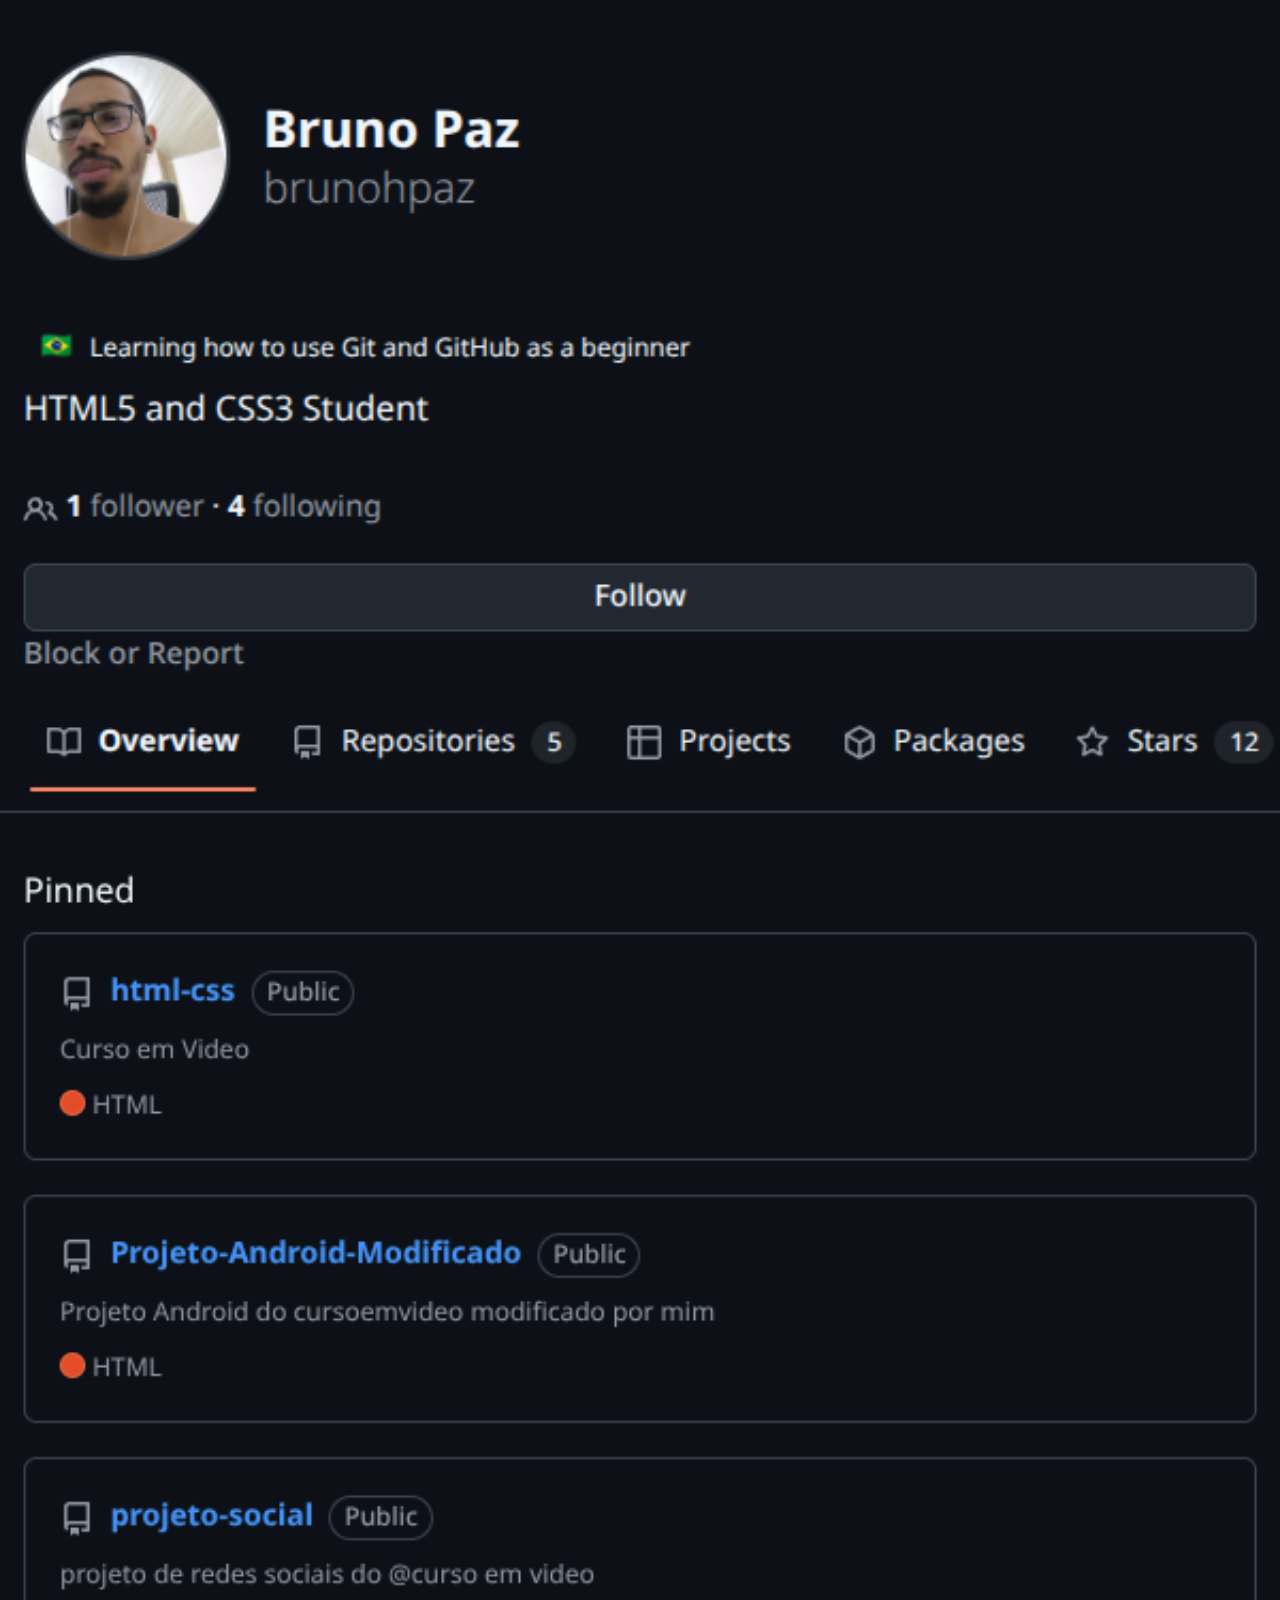
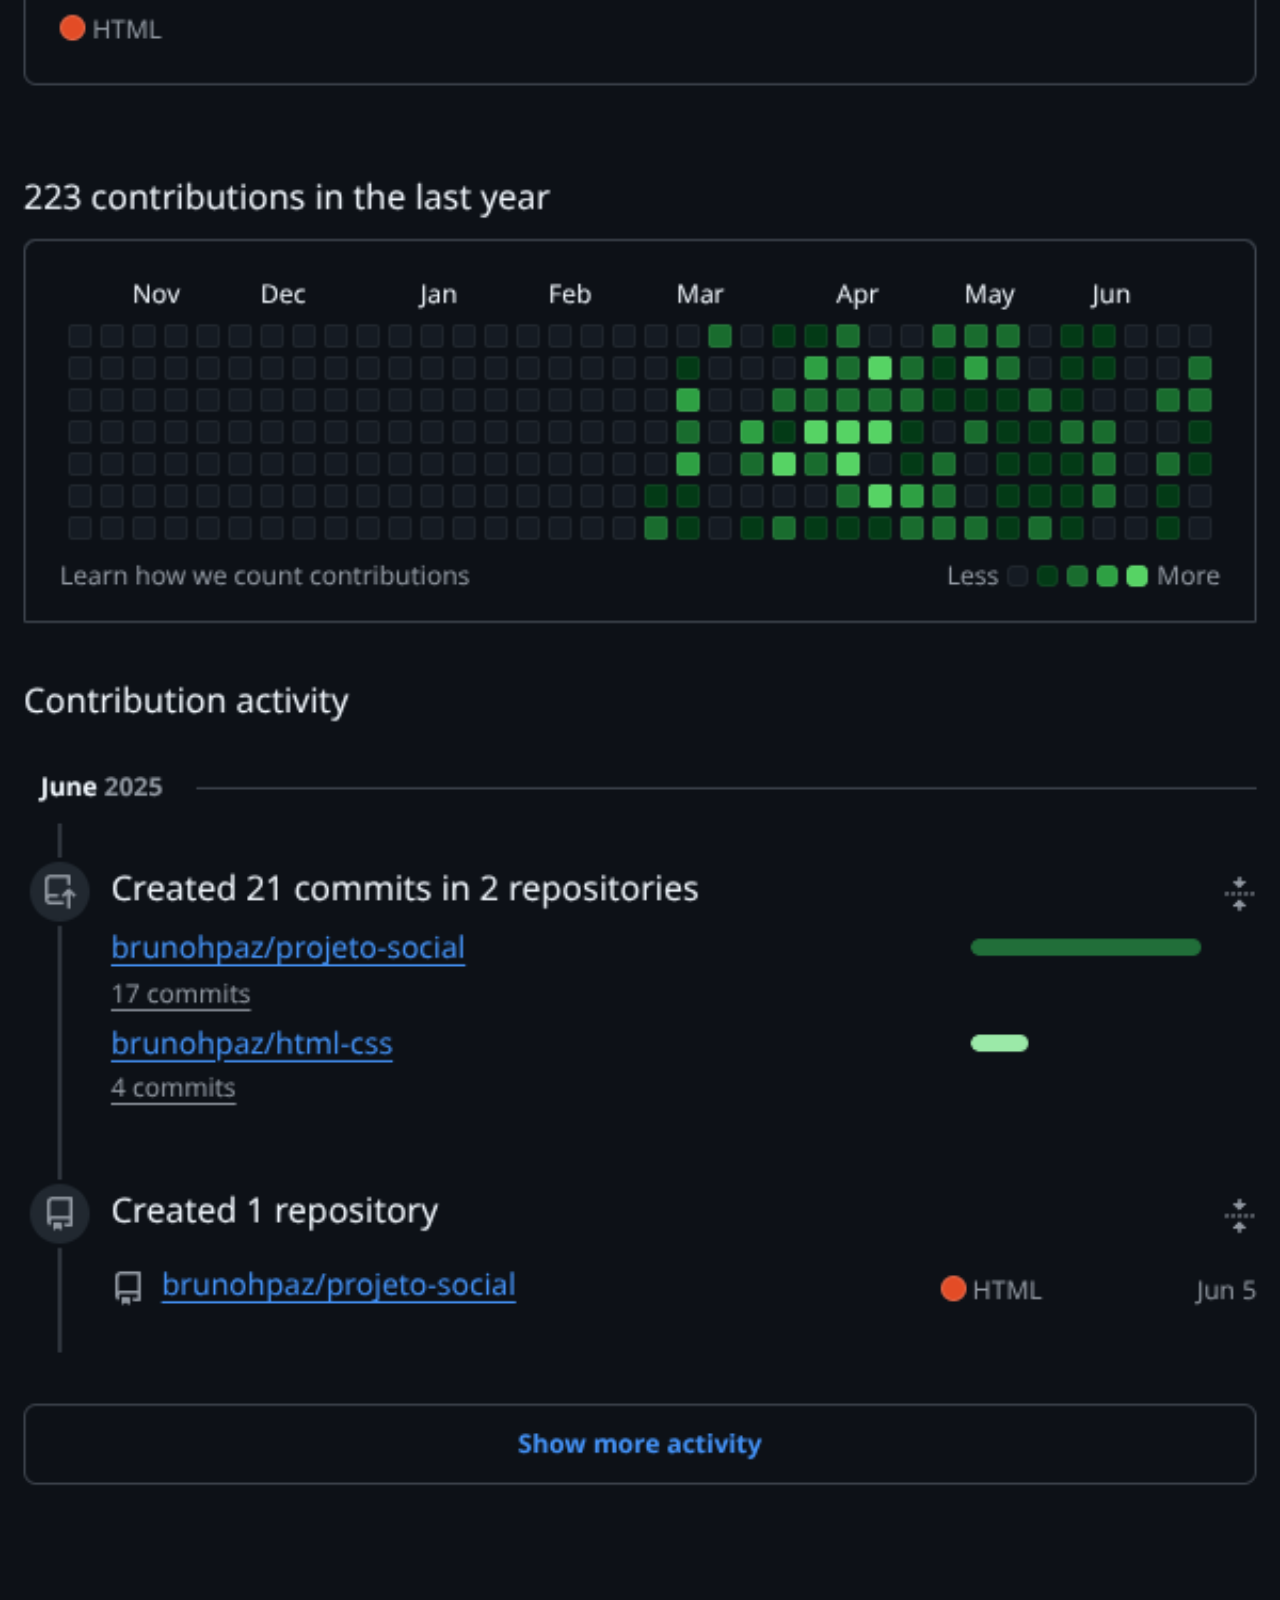
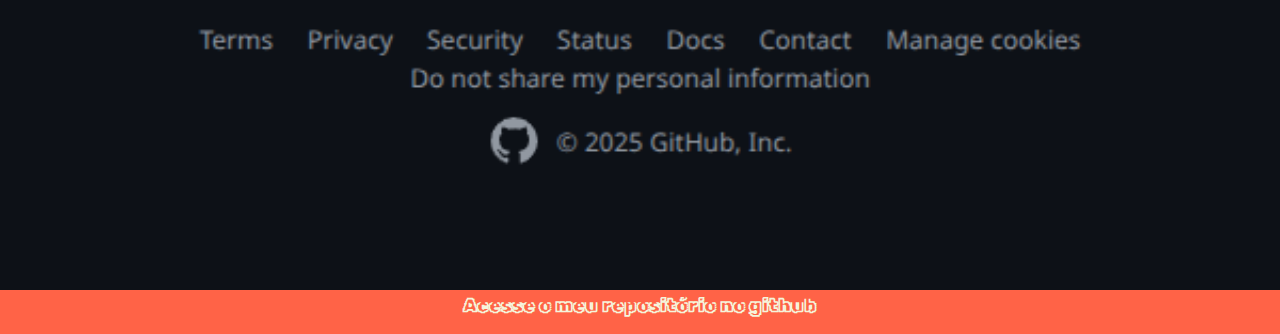
<file: github.html>
<!DOCTYPE html>
<html lang="en">
<head>
    <meta charset="UTF-8">
    <meta name="viewport" content="width=device-width, initial-scale=1.0">
    <title>Document</title>
    <link rel="stylesheet" href="style/style-social.css">
</head>
<body>
    <section>
        <img src="imgs/github-home.png" alt="brunohpaz's-github">
        <a href="https://github.com/brunohpaz" target="_blank">Acesse o meu repositório no github</a>
    </section>
</body>
</html>
</file>
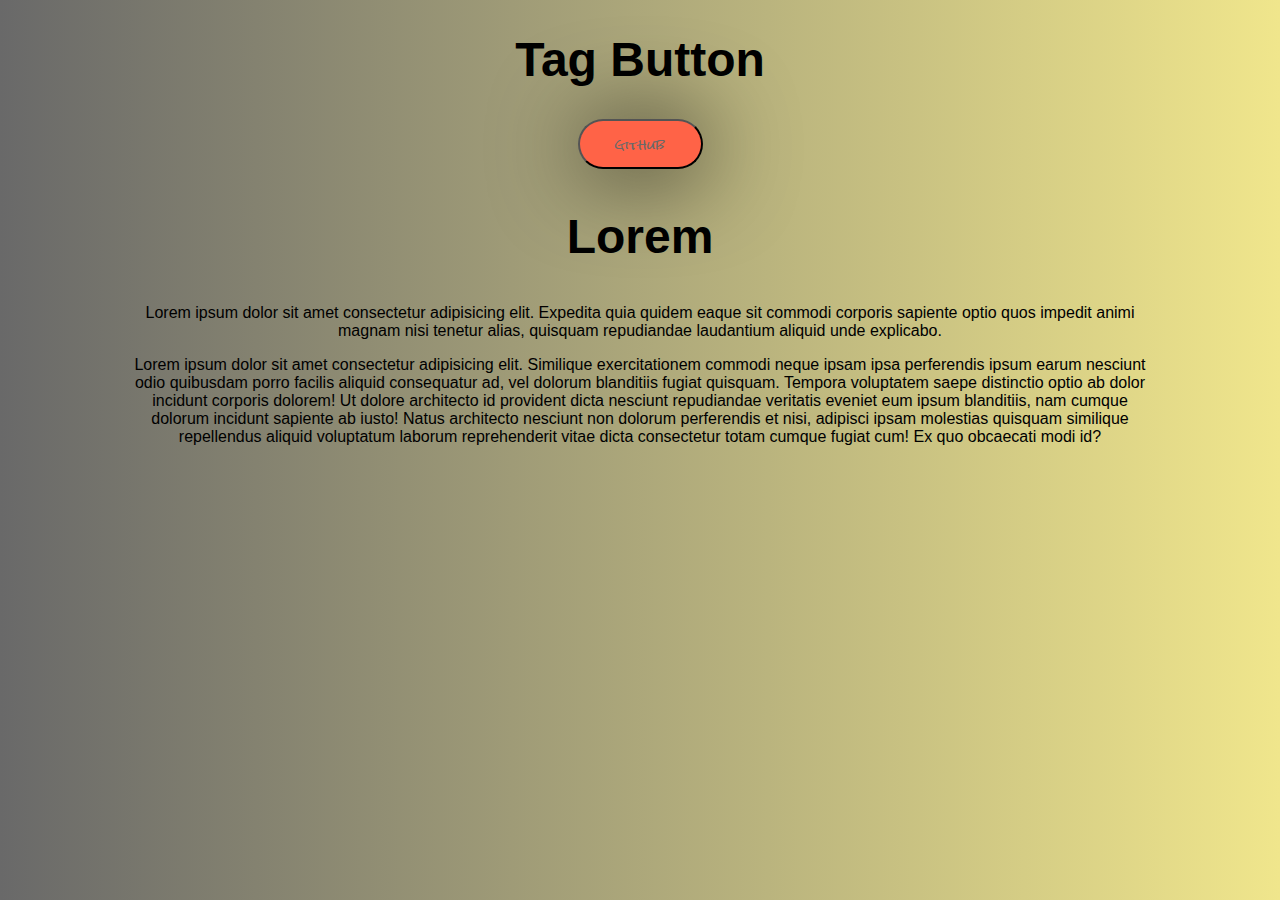
<file: tagbuttun.html>
<!DOCTYPE html>
<html lang="en">
<head>
    <meta charset="UTF-8">
    <meta name="viewport" content="width=device-width, initial-scale=1.0">
    <title>tag button</title>
</head>
<style>

    @import url('https://fonts.googleapis.com/css2?family=Noto+Sans:ital,wght@0,100..900;1,100..900&family=Permanent+Marker&family=Rock+Salt&display=swap');

        .permanent-marker-regular {
        font-family: "Permanent Marker", cursive;
        font-weight: 400;
        font-style: normal;
        }

        .noto-sans {
        font-family: "Noto Sans", sans-serif;
        font-optical-sizing: auto;
        font-weight: 400;
        font-style: normal;
        }

        .rock-salt-regular {
        font-family: "Rock Salt", cursive;
        font-weight: 400;
        font-style: normal;
        }


    body{
        text-align: center;
        margin: 0px 10vw 0px 10vw;
        background-image: linear-gradient(to right, dimgray, khaki);
    }
    body h1, h2{
        font-family: Permanent Marker, sans-serif;
        font-size: 3em;
        color: black;
    }
    body p {
        font-family: noto-sans, Arial, Helvetica, sans-serif;
    }
    button{
        width: 125px;
        height: 50px;
        border-radius: 25px;
        background-color: tomato;
        box-shadow: 3px 3px 90px hsla(0, 0%, 0%, 0.750);
        transition: ease-in-out 0.33s;
    }
    button:hover{
        cursor: pointer;
        transform: scale(1.075);
    }
    a { 
        font-family: "Rock Salt", cursive;
        text-decoration: none;
        color: dimgrey;
        
    }
</style>

<body>
    <main>
        <div>
            <h1>Tag Button</h1>
            <button>
                <a href="https://github.com/brunohpaz" target="_blank">github</a>
            </button>

            <div>
                <h2>Lorem</h2>
                <p>
                    Lorem ipsum dolor sit amet consectetur adipisicing elit. Expedita quia quidem eaque sit commodi corporis sapiente optio quos impedit animi magnam nisi tenetur alias, quisquam repudiandae laudantium aliquid unde explicabo.
                </p>
                <p>
                    Lorem ipsum dolor sit amet consectetur adipisicing elit. Similique exercitationem commodi neque ipsam ipsa perferendis ipsum earum nesciunt odio quibusdam porro facilis aliquid consequatur ad, vel dolorum blanditiis fugiat quisquam.
                    Tempora voluptatem saepe distinctio optio ab dolor incidunt corporis dolorem! Ut dolore architecto id provident dicta nesciunt repudiandae veritatis eveniet eum ipsum blanditiis, nam cumque dolorum incidunt sapiente ab iusto!
                    Natus architecto nesciunt non dolorum perferendis et nisi, adipisci ipsam molestias quisquam similique repellendus aliquid voluptatum laborum reprehenderit vitae dicta consectetur totam cumque fugiat cum! Ex quo obcaecati modi id?
                </p>
            </div>
        </div>
    </main>
</body>
</html>
</file>
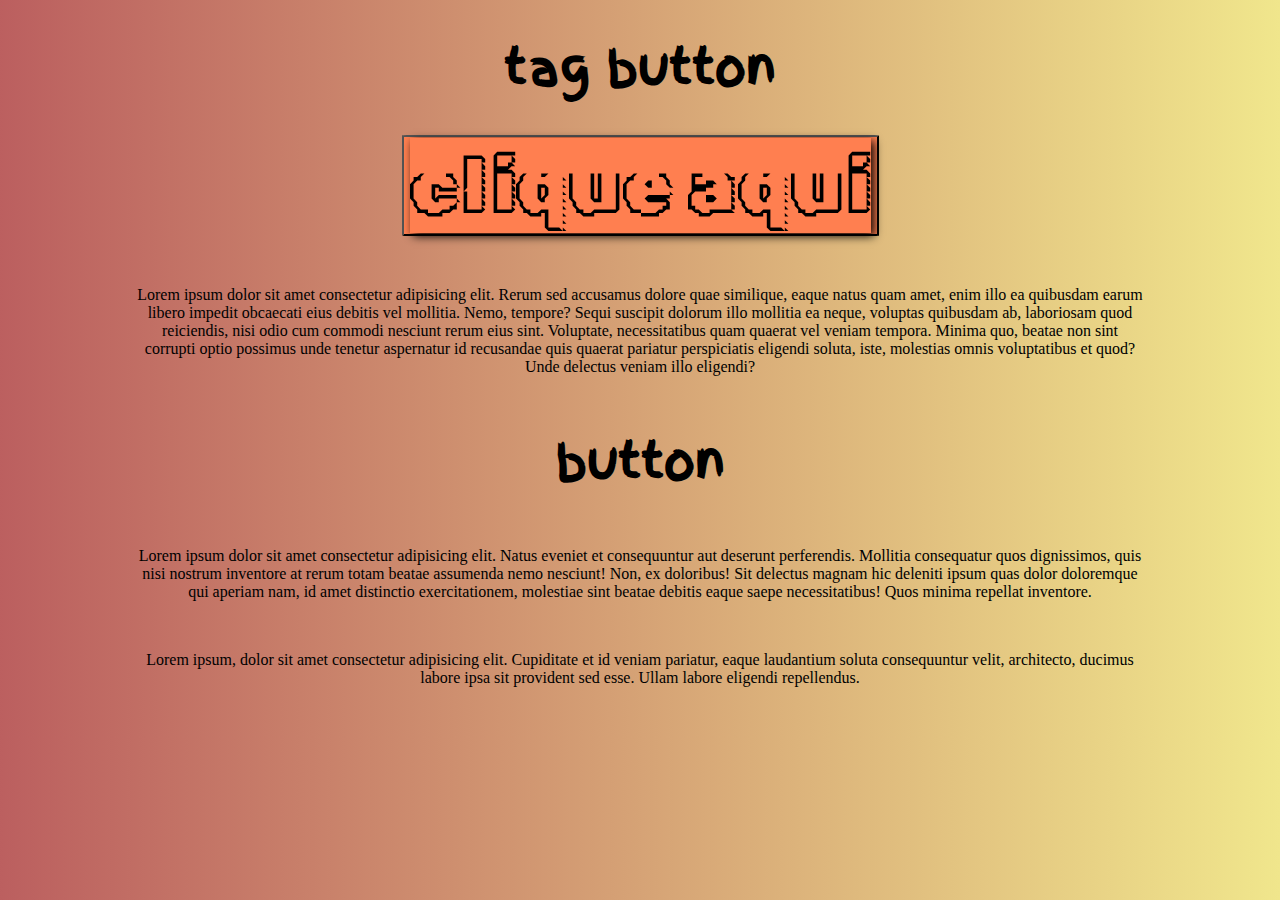
<file: teste.butão.html>
<!DOCTYPE html>
<html lang="en">
<head>
    <meta charset="UTF-8">
    <meta name="viewport" content="width=device-width, initial-scale=1.0">
    <title>Document</title>
    <style>
        @import url('https://fonts.googleapis.com/css2?family=Finger+Paint&family=Rubik+Iso&display=swap');

        .rubik-iso-regular {
        font-family: "Rubik Iso",system-ui;
        font-weight: 400;
        font-style: normal;
        }

        .finger-paint-regular {
        font-family: "Finger Paint", sans-serif;
        font-weight: 400;
        font-style: normal;
        }

        body{
            text-align: center;
            background-image: linear-gradient(to right, rgba(165, 42, 42, 0.750), khaki );
            color: ka;
        }
        body h1, h2{
            font-family:Finger Paint, Verdana, Geneva, Tahoma, sans-serif;
            font-size: 3em;
        }
        body p {
            margin: 50px 10vw;
        }
        button{
            width: auto;
            height: auto;
            border-radius: 1%;
            font-family:Rubik Iso;
            font-size: 5em;
            background-color: coral;
        }
        button a {
            text-decoration: none;
            color: black;
            box-shadow: 3px 3px 9px black;
        }
        button :hover{ 
            cursor: pointer;
            transition: ease-in-out;
            color: bisque;
        }
    </style>
</head>
<body>
    <h1> tag button </h1>
    <main>
        <section>
            <button>
                <a href="https://github.com/brunohpaz" target="_blank">clique aqui</a>
            </button>
        </section>
    
        <section>
            <p>Lorem ipsum dolor sit amet consectetur adipisicing elit. Rerum sed accusamus dolore quae similique, eaque natus quam amet, enim illo ea quibusdam earum libero impedit obcaecati eius debitis vel mollitia.
            Nemo, tempore? Sequi suscipit dolorum illo mollitia ea neque, voluptas quibusdam ab, laboriosam quod reiciendis, nisi odio cum commodi nesciunt rerum eius sint. Voluptate, necessitatibus quam quaerat vel veniam tempora.
            Minima quo, beatae non sint corrupti optio possimus unde tenetur aspernatur id recusandae quis quaerat pariatur perspiciatis eligendi soluta, iste, molestias omnis voluptatibus et quod? Unde delectus veniam illo eligendi?</p>
        </section>

        <section>
            <h2>button</h2>
            <p>Lorem ipsum dolor sit amet consectetur adipisicing elit. Natus eveniet et consequuntur aut deserunt perferendis. Mollitia consequatur quos dignissimos, quis nisi nostrum inventore at rerum totam beatae assumenda nemo nesciunt!
            Non, ex doloribus! Sit delectus magnam hic deleniti ipsum quas dolor doloremque qui aperiam nam, id amet distinctio exercitationem, molestiae sint beatae debitis eaque saepe necessitatibus! Quos minima repellat inventore.</p>

            <p>Lorem ipsum, dolor sit amet consectetur adipisicing elit. Cupiditate et id veniam pariatur, eaque laudantium soluta consequuntur velit, architecto, ducimus labore ipsa sit provident sed esse. Ullam labore eligendi repellendus.</p>
        </section>
    </main>
</body>
</html>
</file>
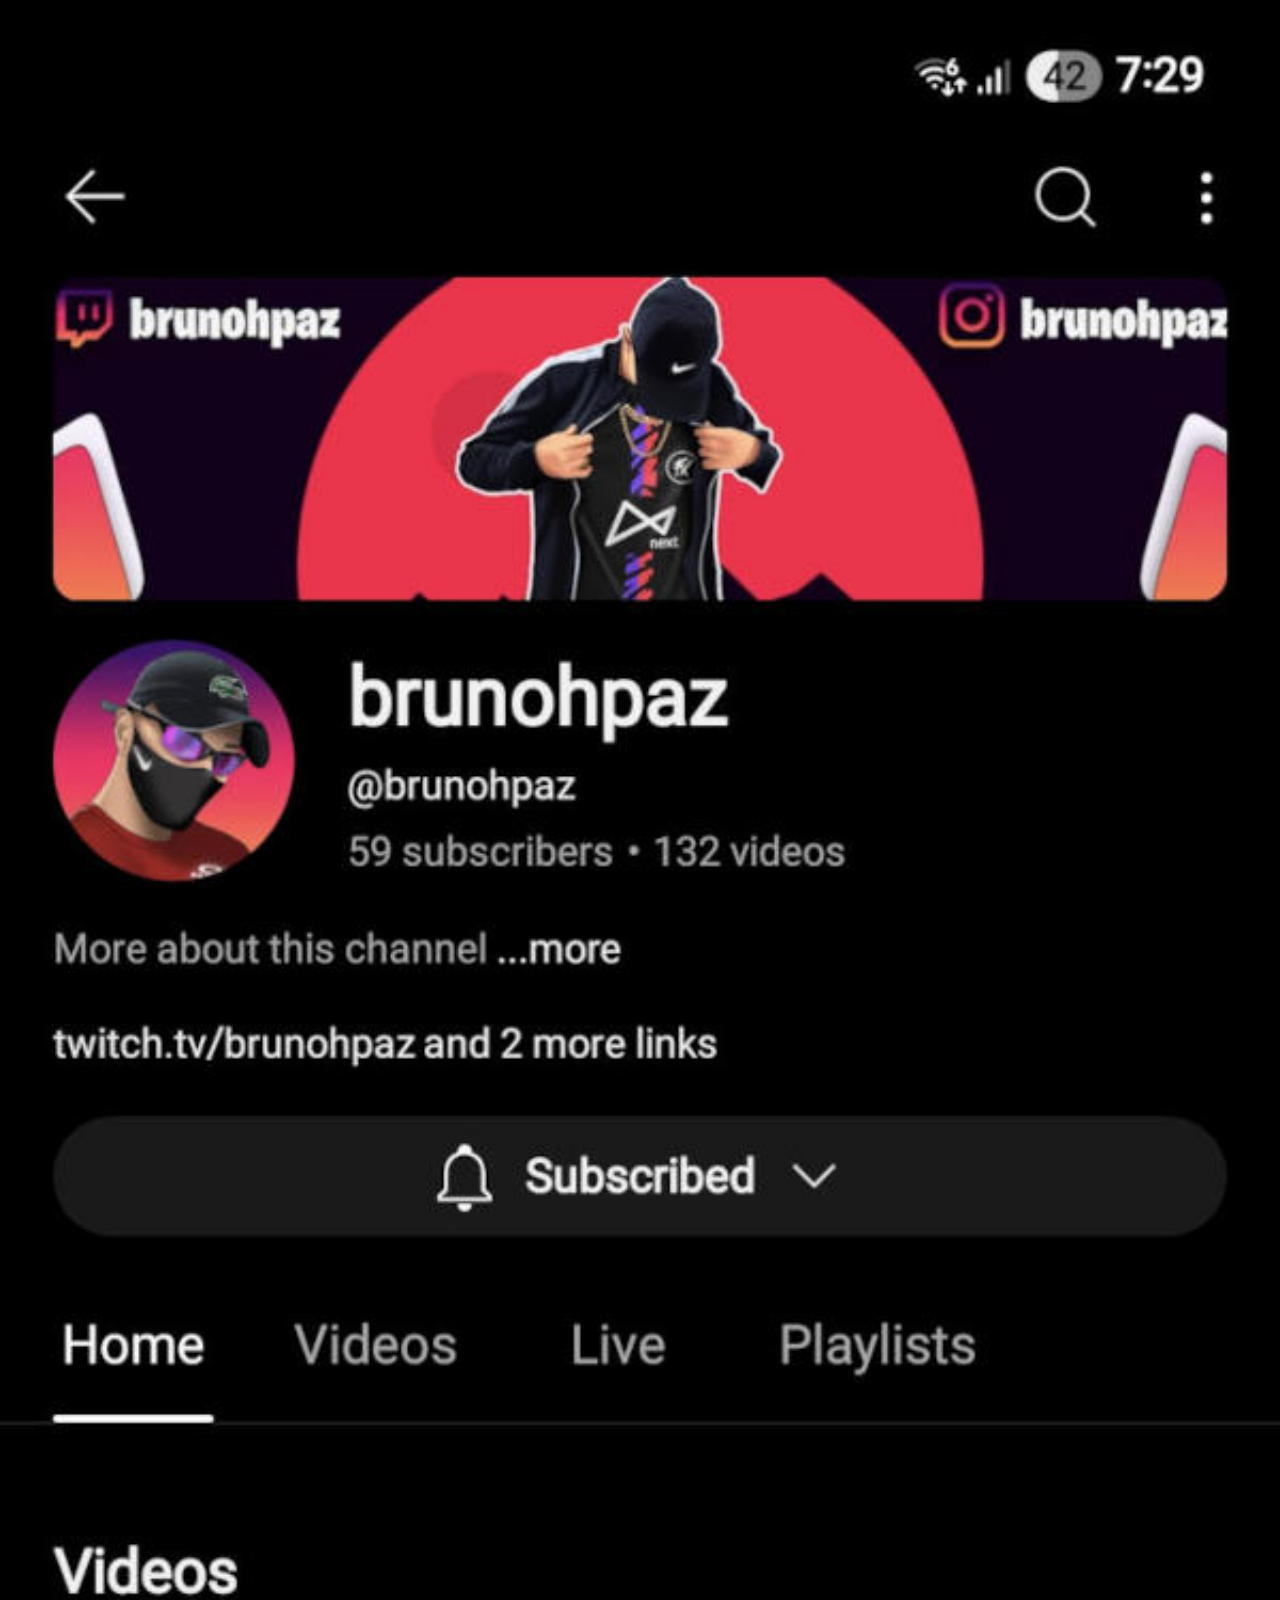
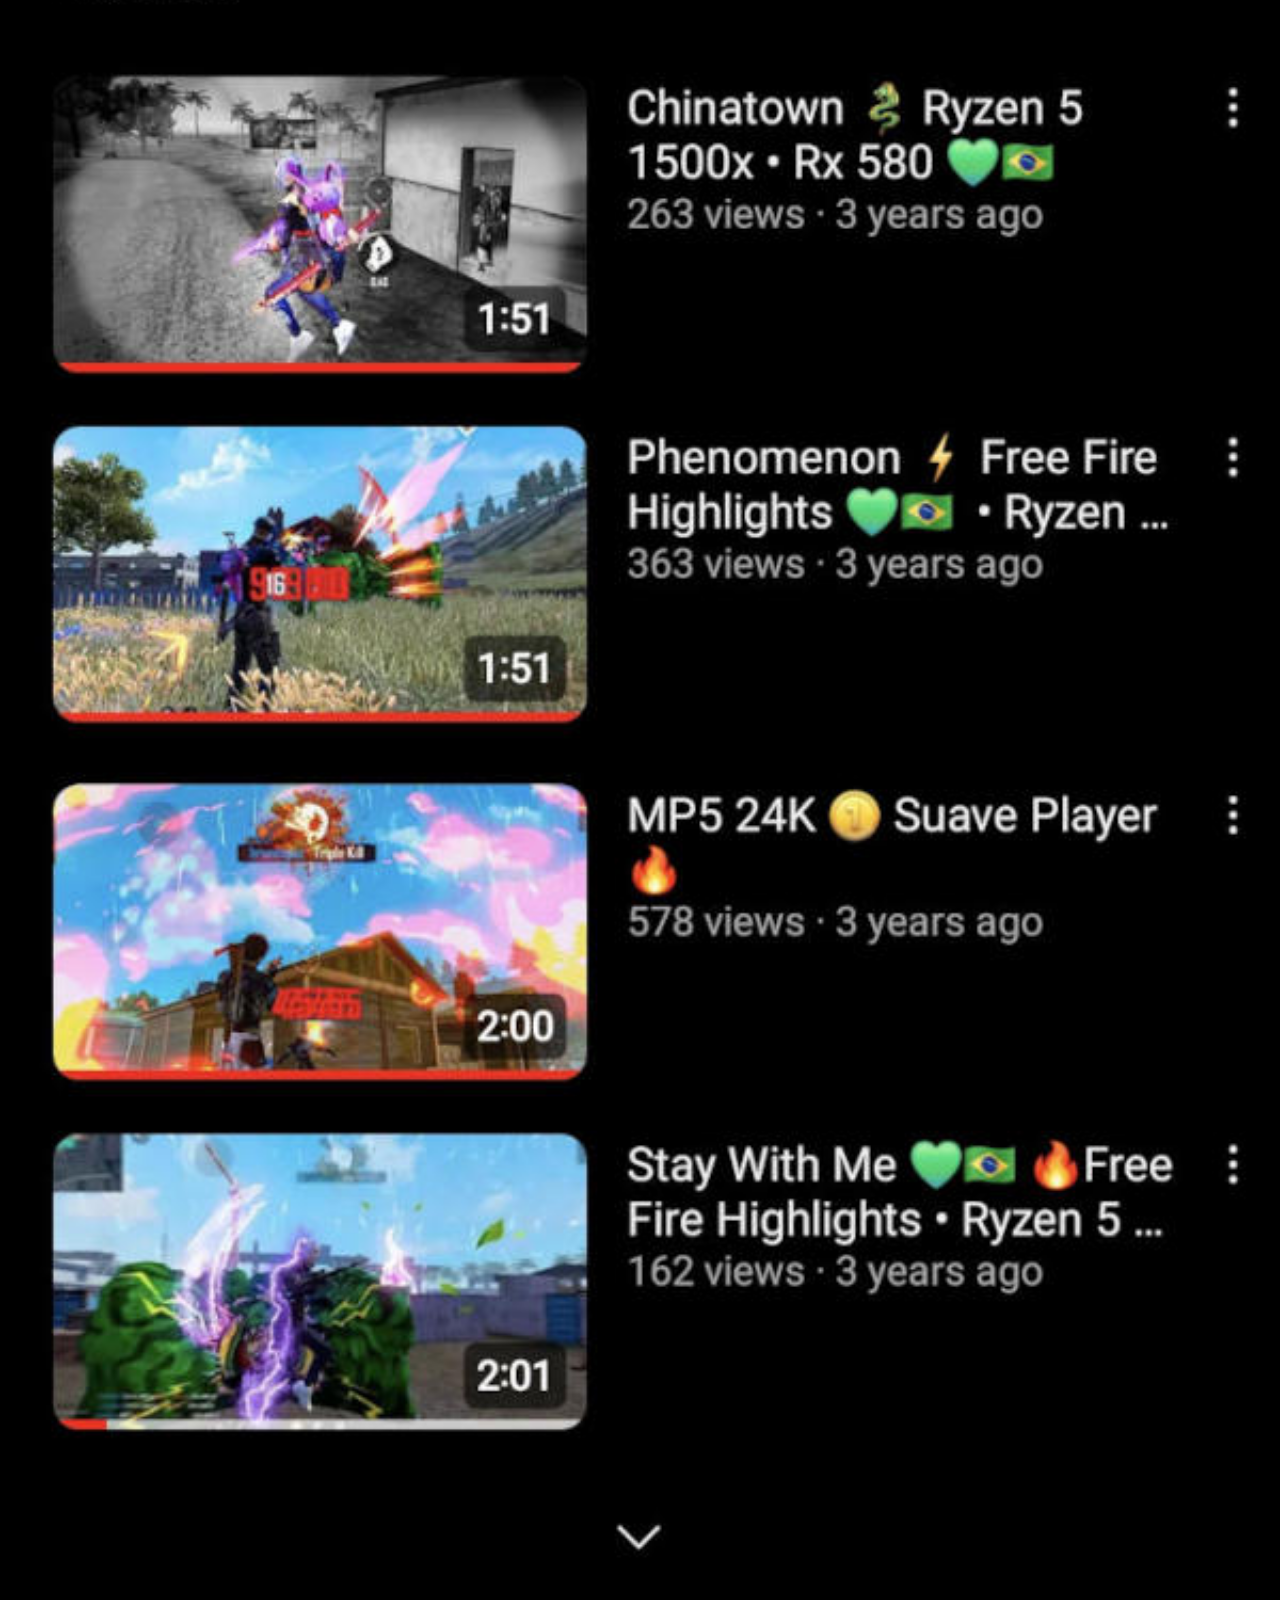
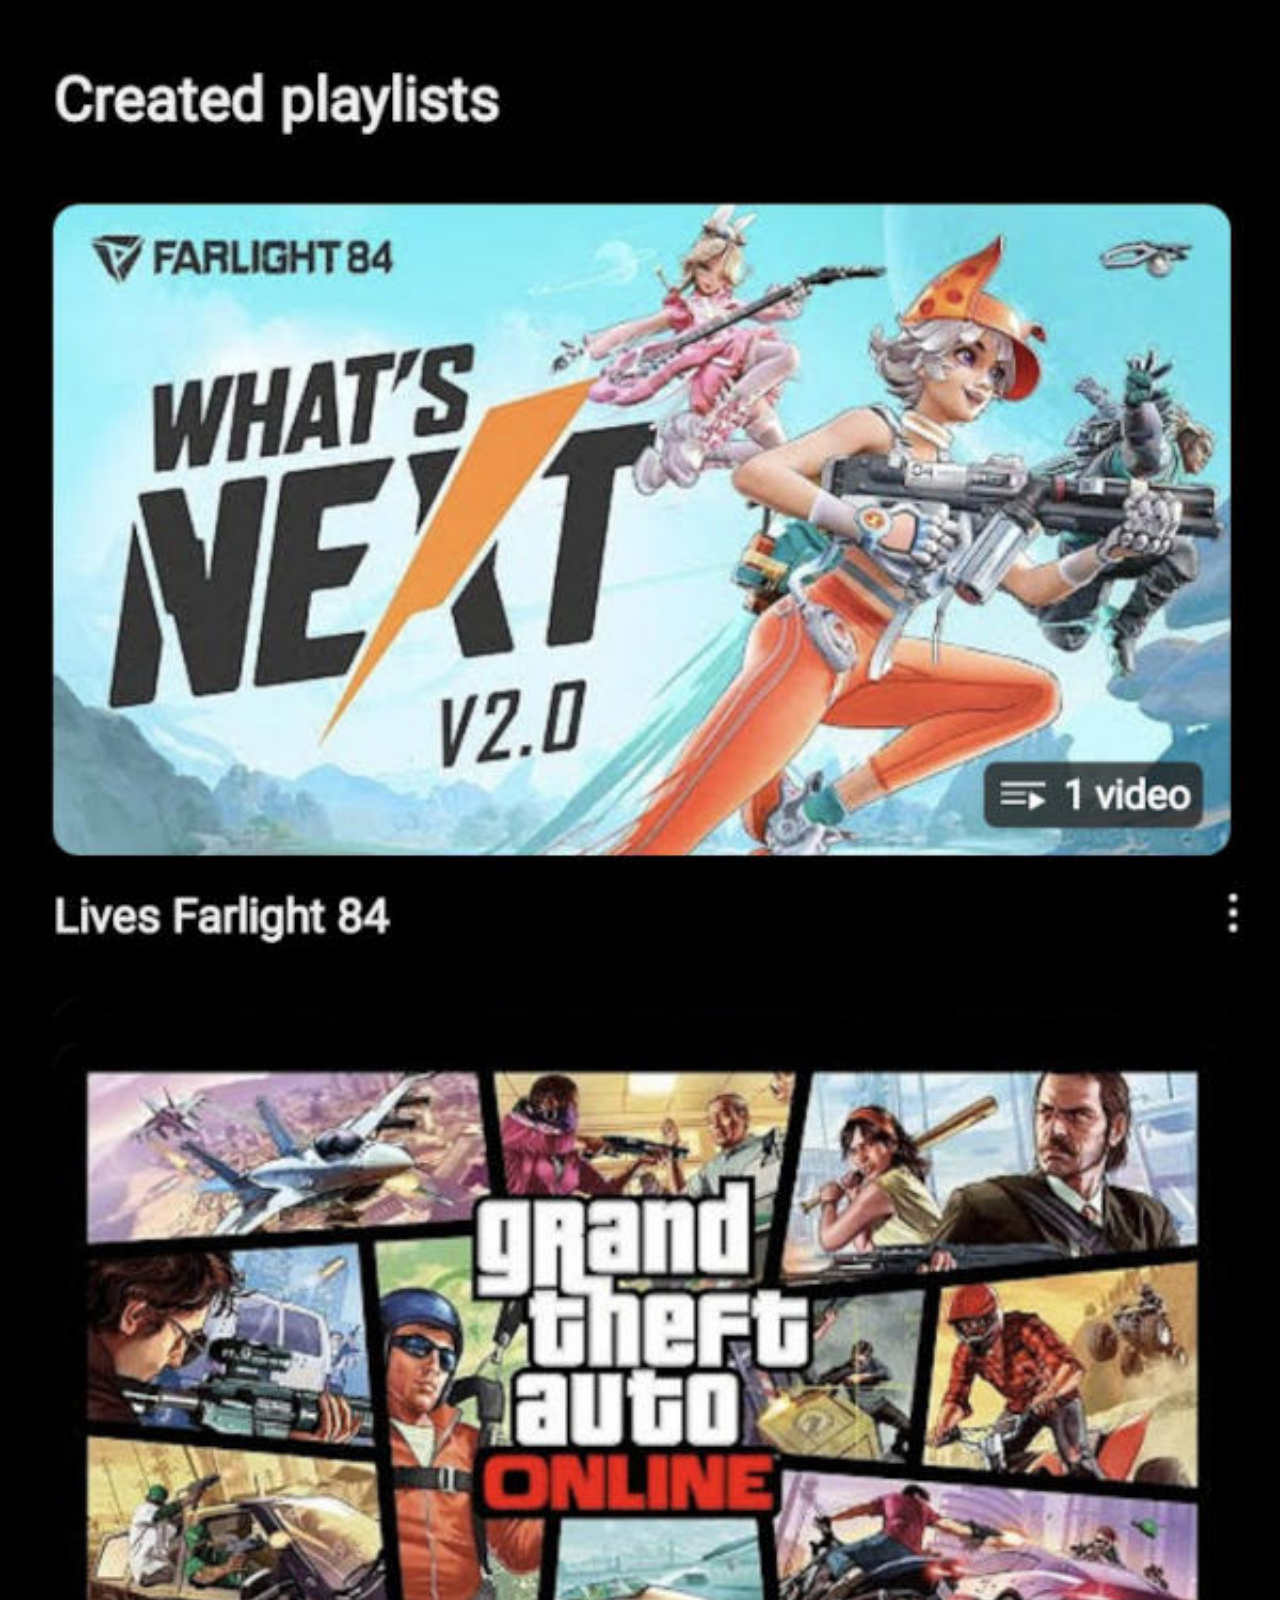
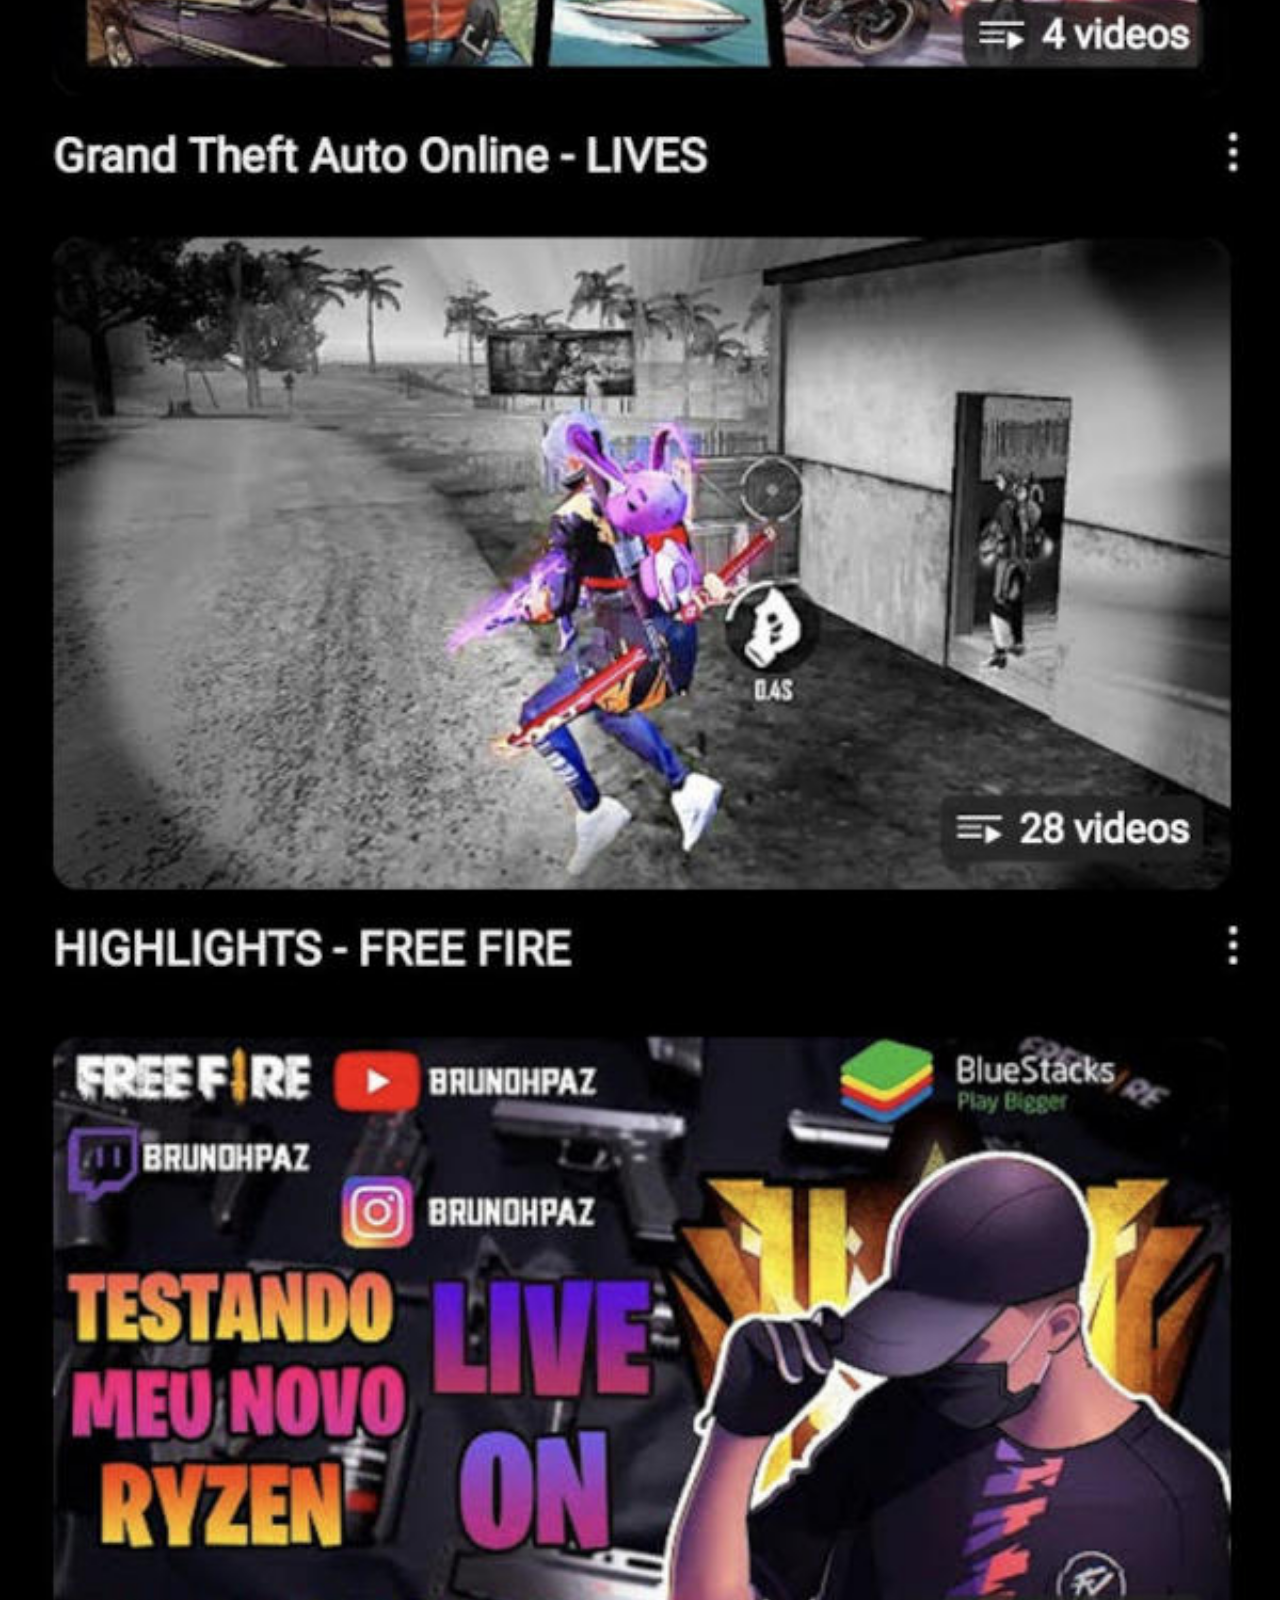
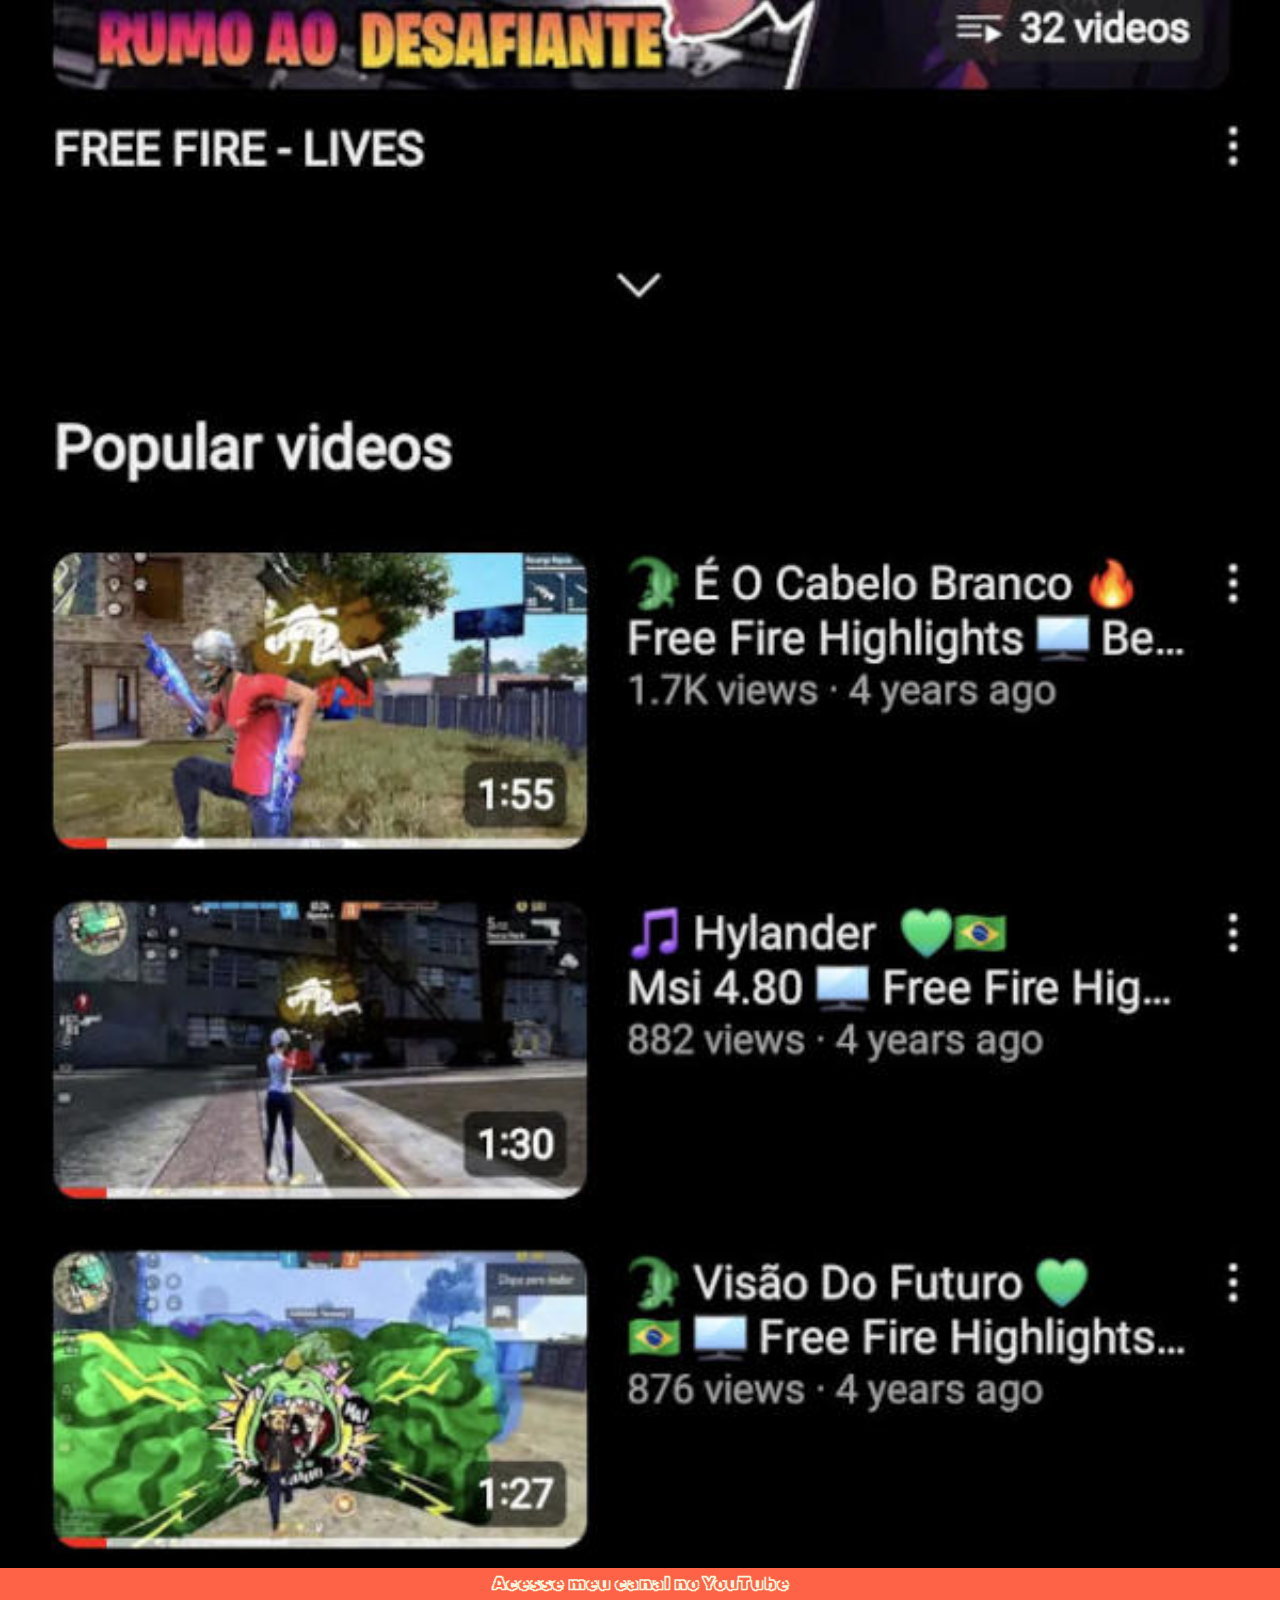
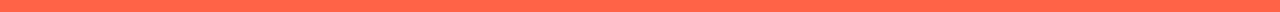
<file: youtube.html>
<!DOCTYPE html>
<html lang="en">
<head>
    <meta charset="UTF-8">
    <meta name="viewport" content="width=device-width, initial-scale=1.0">
    <title>Document</title>
    <link rel="stylesheet" href="style/style-social.css">
</head>
<body>
    <section>
        <img src="imgs/youtube-home 600px.jpg" alt="brunohpaz's-youtube">
        
            <a href="https://www.youtube.com/@brunohpaz" target="_blank">Acesse meu canal no YouTube</a>
        
    </section>
</body>
</html>
</file>
<file: style/style-social.css>
@import url('https://fonts.googleapis.com/css2?family=Rubik+Iso&display=swap');

.rubik-iso-regular {
  font-family: "Rubik Iso", system-ui;
  font-weight: 400;
  font-style: normal;
}

*{
    margin: 0;
    padding: 0;
    box-sizing: border-box;
}
::-webkit-scrollbar {
    width: 0;
    height: 0;
}
section {
    text-align: center;
    
}

section img {
    background-image: cover;
    width: 100%;
    height: auto;
    margin-bottom: -5px;
}

section a {
    text-align: center;
    display: block;
    width: 100%;
    height: 5vh;
    display: block;
    font-weight: bolder;
    text-decoration: none;
    color:beige;
    font-size: 1.2em;
    background-color:tomato;
    padding-top: 5px;
    font-family: "Rubik Iso", system-ui;
    
}
a:hover {
    color: dimgray;
    background-color: darkorange;
    text-decoration: none;
}
</file>
